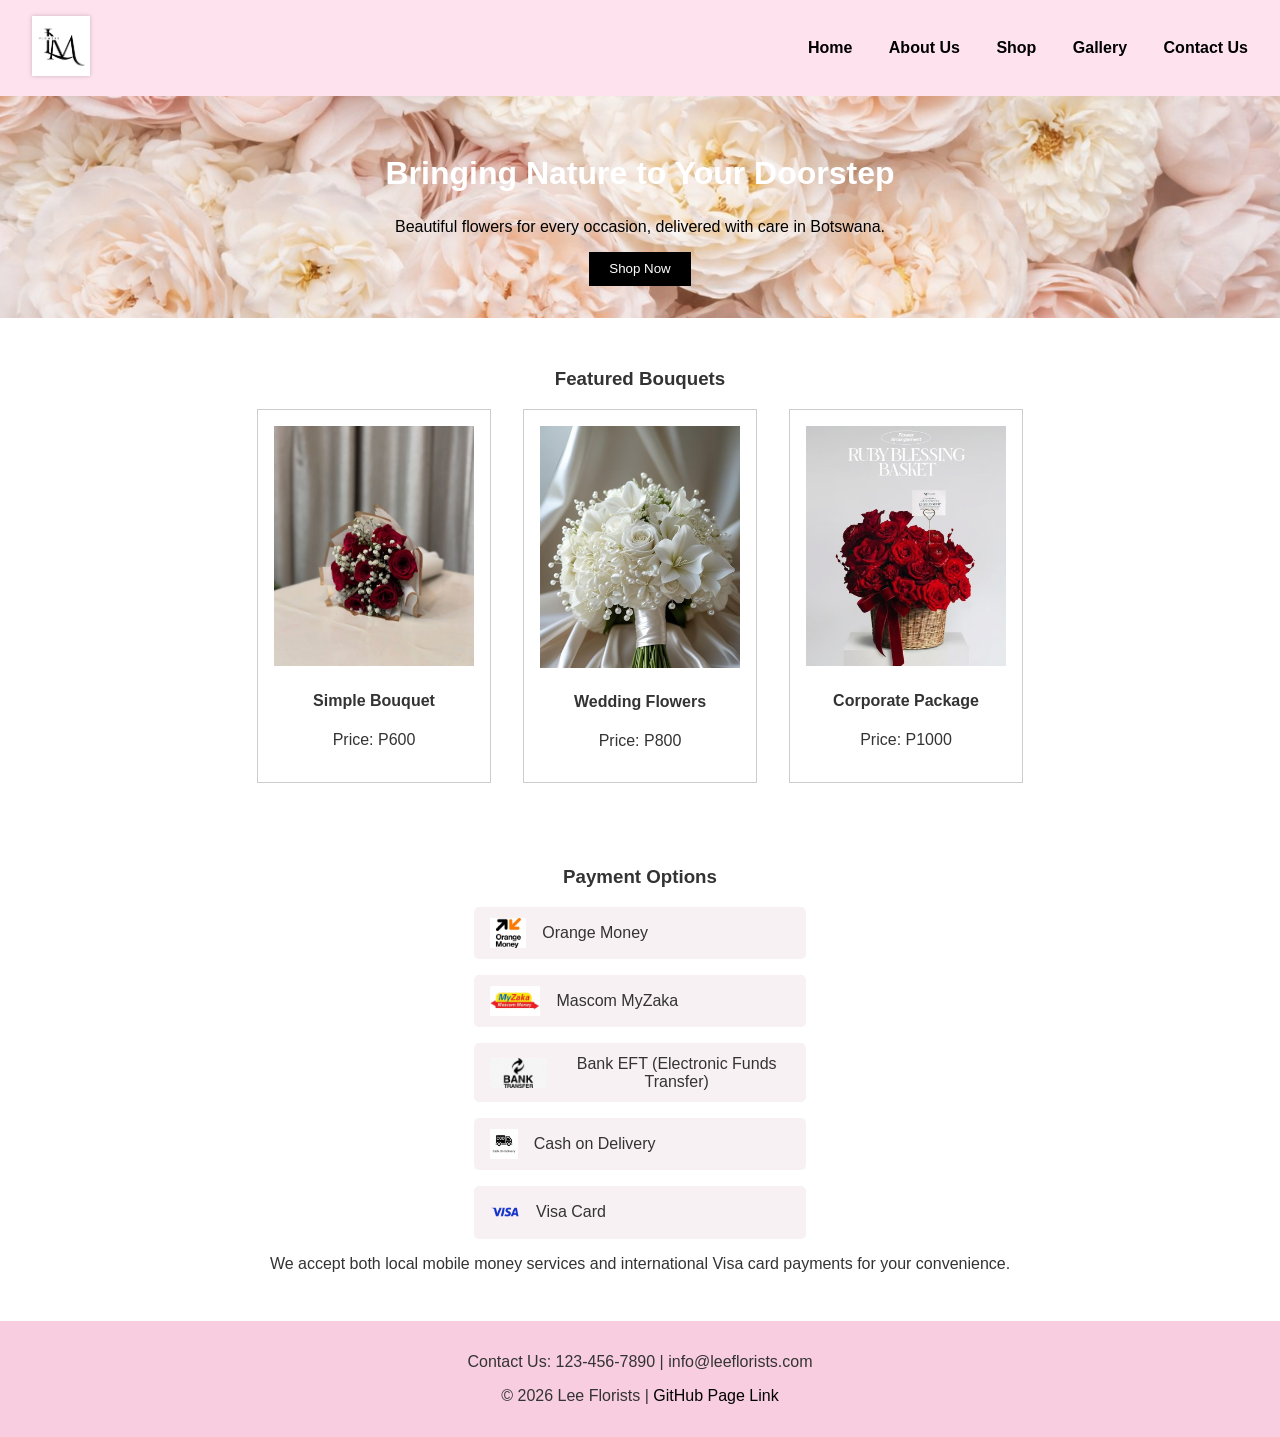
<file: index.html>
<!DOCTYPE html>
<html lang="en">
<head>
  <meta charset="UTF-8" />
  <meta name="viewport" content="width=device-width, initial-scale=1.0" />
  <title>Lee Florists</title>
  <link rel="stylesheet" href="style.css" />
</head>
<body>
  <!-- Header with Logo -->
  <header>
    <div class="logo">
      <img src="logo.lee.jpeg" alt="Lee Florists Logo" />
    </div>
    <nav>
      <a href="index.html">Home</a>
      <a href="about.html">About Us</a>
      <a href="shop.html">Shop</a>
      <a href="gallery.html">Gallery</a>
      <a href="contact.html">Contact Us</a>
  </nav>
  
  </header>

  <!-- Hero Section -->
  <section class="hero">
    <h1>Bringing Nature to Your Doorstep</h1>
   <p>Beautiful flowers for every occasion, delivered with care in Botswana.</p>
    <button>Shop Now</button>
  </section>

  <!-- Featured Bouquets -->
  <section class="featured">
    <h3>Featured Bouquets</h3>
    <div class="products">
      <div class="product">
        <img src="simple-bqt.jpeg" alt="Bouquet" />
        <h4>Simple Bouquet</h4>
        <p>Price: P600</p>
      </div>
      <div class="product">
        <img src="wedding-flowers.jpeg" alt="Wedding Flowers" />
        <h4>Wedding Flowers</h4>
        <p>Price: P800</p>
      </div>
      <div class="product">
        <img src="brose-bqt.jpeg" alt="Corporate Package" />
        <h4>Corporate Package</h4>
        <p>Price: P1000</p>
      </div>
    </div>
  </section>

  <!-- Payment Options -->
  <section class="payments">
    <h3>Payment Options</h3>
    <div class="payment-methods">
      <div class="method">
        <img src="orange-money.png" alt="Orange Money Logo" />
        <span>Orange Money</span>
      </div>
      <div class="method">
        <img src="myzaka.png" alt="Mascom MyZaka Logo" />
        <span>Mascom MyZaka</span>
      </div>
      <div class="method">
        <img src="eft.png" alt="Bank EFT Logo" />
        <span>Bank EFT (Electronic Funds Transfer)</span>
      </div>
      <div class="method">
        <img src="cod.png" alt="Cash on Delivery Logo" />
        <span>Cash on Delivery</span>
      </div>
      <div class="method">
        <img src="visa.png" alt="Visa Logo" />
        <span>Visa Card</span>
      </div>
    </div>
    <p>We accept both local mobile money services and international Visa card payments for your convenience.</p>
  </section>

  <!-- Footer -->
  <footer>
    <p>Contact Us: 123-456-7890 | info@leeflorists.com</p>
    <p>© 2026 Lee Florists | <a href="#">GitHub Page Link</a></p>
  </footer>
  <script src="script.js"></script>
</body>
</html>
</file>
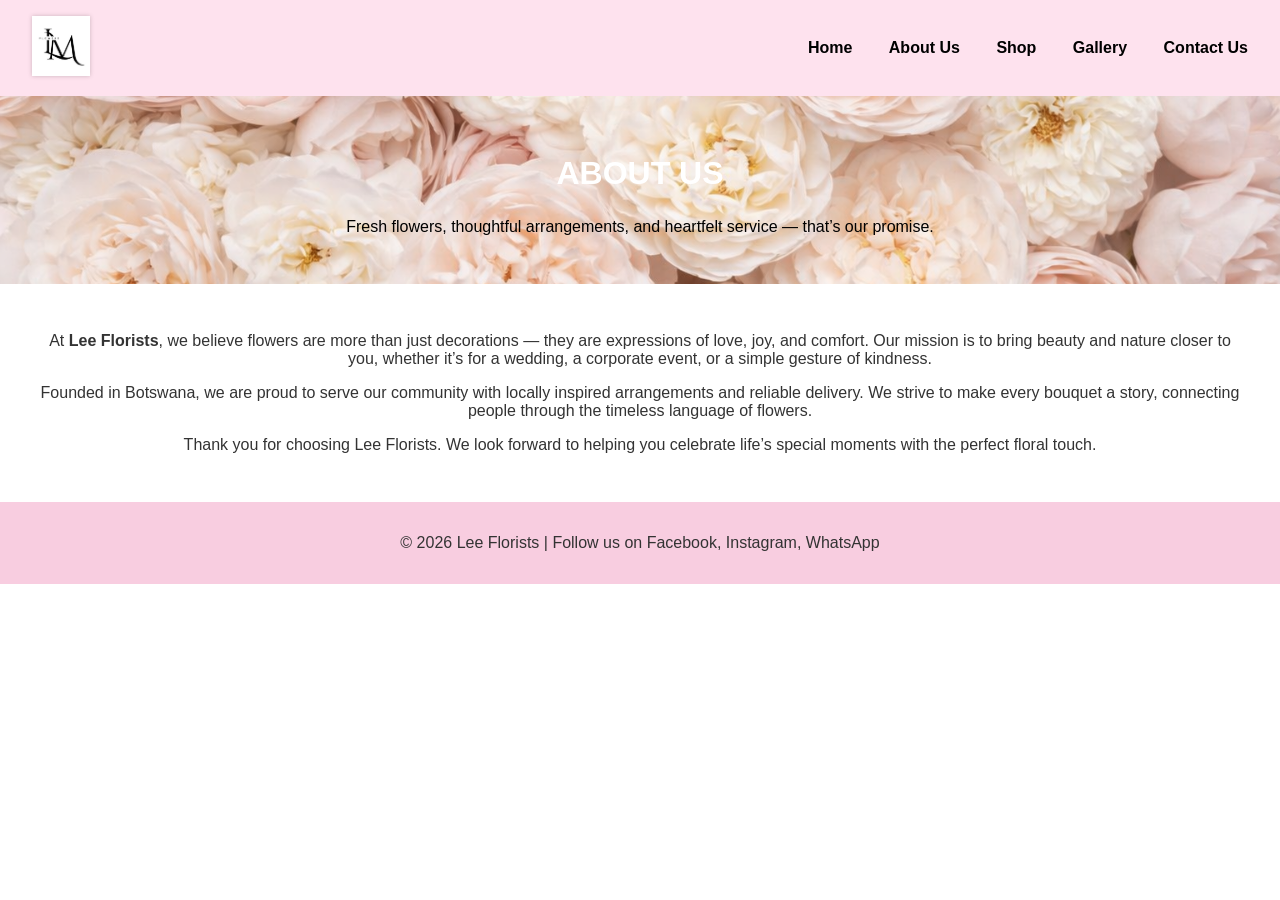
<file: about.html>
<!DOCTYPE html>
<html lang="en">
<head>
  <meta charset="UTF-8">
  <meta name="viewport" content="width=device-width, initial-scale=1.0">
  <title>About Us - Lee Florists</title>
  <link rel="stylesheet" href="style.css">
</head>
<body>
  <!-- Header -->
  <header>
    <div class="logo"><img src="logo.lee.jpeg" alt="Lee Florists Logo"></div>
    <nav>
      <a href="index.html">Home</a>
      <a href="about.html">About Us</a>
      <a href="shop.html">Shop</a>
      <a href="gallery.html">Gallery</a>
      <a href="contact.html">Contact Us</a>
    </nav>
  </header>

  <!-- Slogan Section -->
  <section class="hero">
    <h2>ABOUT US</h2>
    <p>Fresh flowers, thoughtful arrangements, and heartfelt service — that’s our promise.</p>
  </section>

  <!-- About Us Content -->
  <section class="about-container" style="padding:2em; text-align:center;">

    <p>
      At <strong>Lee Florists</strong>, we believe flowers are more than just decorations — 
      they are expressions of love, joy, and comfort. Our mission is to bring beauty and 
      nature closer to you, whether it’s for a wedding, a corporate event, or a simple 
      gesture of kindness.
    </p>
    <p>
      Founded in Botswana, we are proud to serve our community with locally inspired 
      arrangements and reliable delivery. We strive to make every bouquet a story, 
      connecting people through the timeless language of flowers.
    </p>
    <p>
      Thank you for choosing Lee Florists. We look forward to helping you celebrate life’s 
      special moments with the perfect floral touch.
  </section>

 
 
 
 
 
 
 
 
 
 
 
 
 
 
  <!-- Footer -->
  <footer>
    <p>© 2026 Lee Florists | Follow us on Facebook, Instagram, WhatsApp</p>
  </footer>
  <script src="script.js"></script>
</body>
</html>
</file>
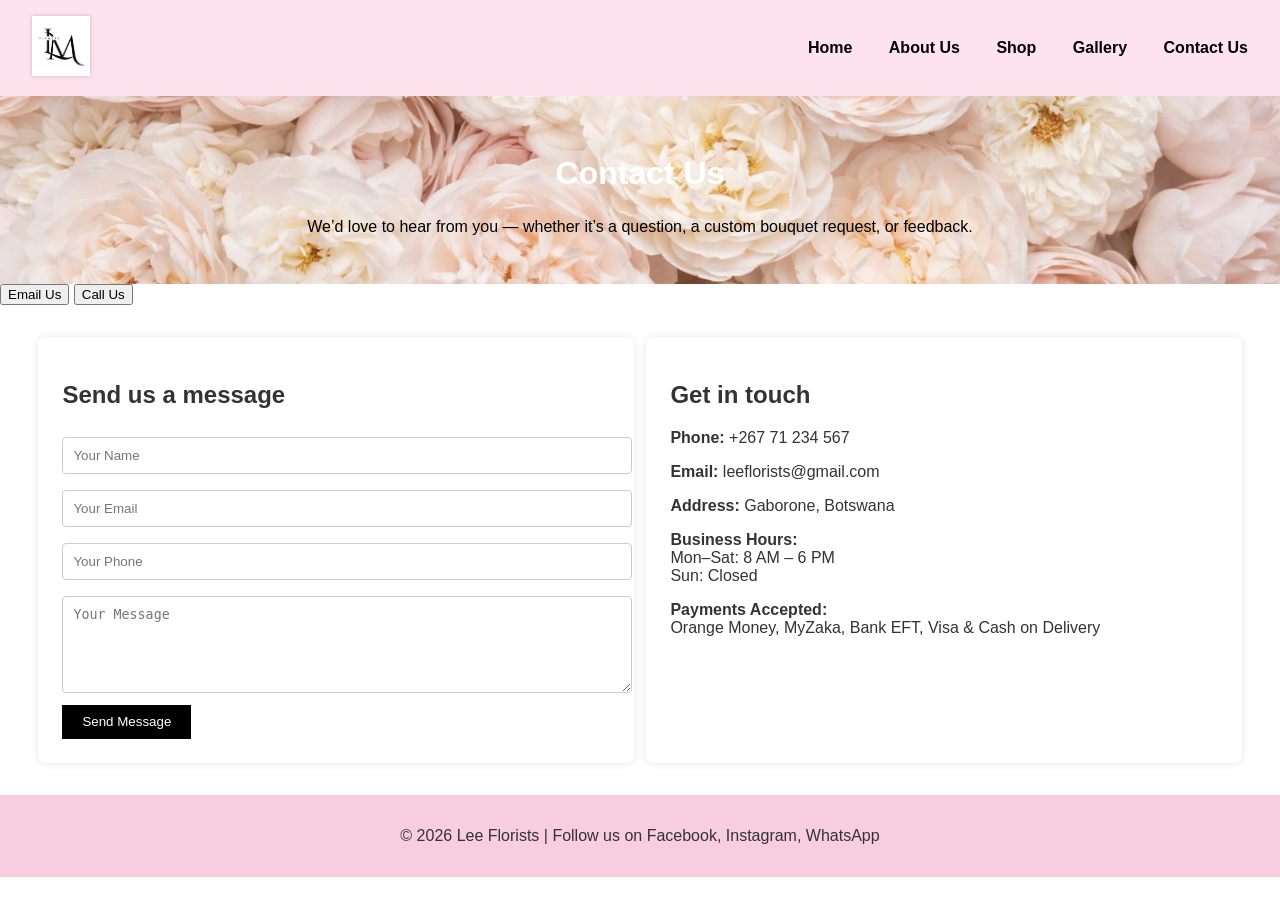
<file: contact.html>
<!DOCTYPE html>
<html lang="en">
<head>
  <meta charset="UTF-8">
  <meta name="viewport" content="width=device-width, initial-scale=1.0">
  <title>Lee Florists - Contact Us</title>
   <link rel="stylesheet" href="style.css" />
</head>
<body>

  <header>
    <div class="logo"><img src="logo.lee.jpeg" alt="Lee Florists Logo"></div>
    <nav>
      <a href="index.html">Home</a>
      <a href="about.html">About Us</a>
      <a href="shop.html">Shop</a>
      <a href="gallery.html">Gallery</a>
      <a href="contact.html">Contact Us</a>
    </nav>
  </header>

  <section class="hero">
    <h1>Contact Us</h1>
    <p>We’d love to hear from you — whether it’s a question, a custom bouquet request, or feedback.</p>
  </section>

  <section class="connect">
    <button>Email Us</button>
    <button>Call Us</button>
  </section>

  <section class="contact-container">
    <!-- Contact Form -->
    <div class="contact-form">
      <h2>Send us a message</h2>
      <form action="#" method="post">
        <input type="text" name="username" placeholder="Your Name" required>
        <input type="email" name="email" placeholder="Your Email" required>
        <input type="tel" name="phone" placeholder="Your Phone">
        <textarea name="message" rows="5" placeholder="Your Message" required></textarea>
        <button type="submit">Send Message</button>
      </form>
    </div>

    <!-- Contact Information -->
    <div class="contact-info">
      <h2>Get in touch</h2>
      <p><strong>Phone:</strong> +267 71 234 567</p>
      <p><strong>Email:</strong> leeflorists@gmail.com</p>
      <p><strong>Address:</strong> Gaborone, Botswana</p>
      <p><strong>Business Hours:</strong><br>
         Mon–Sat: 8 AM – 6 PM<br>
         Sun: Closed</p>
      <p><strong>Payments Accepted:</strong><br>
         Orange Money, MyZaka, Bank EFT, Visa & Cash on Delivery</p>
    </div>
  </section>

  <footer>
    <p>© 2026 Lee Florists | Follow us on Facebook, Instagram, WhatsApp</p>
  </footer>
<script src="script.js"></script>
</body>
</html>
</file>
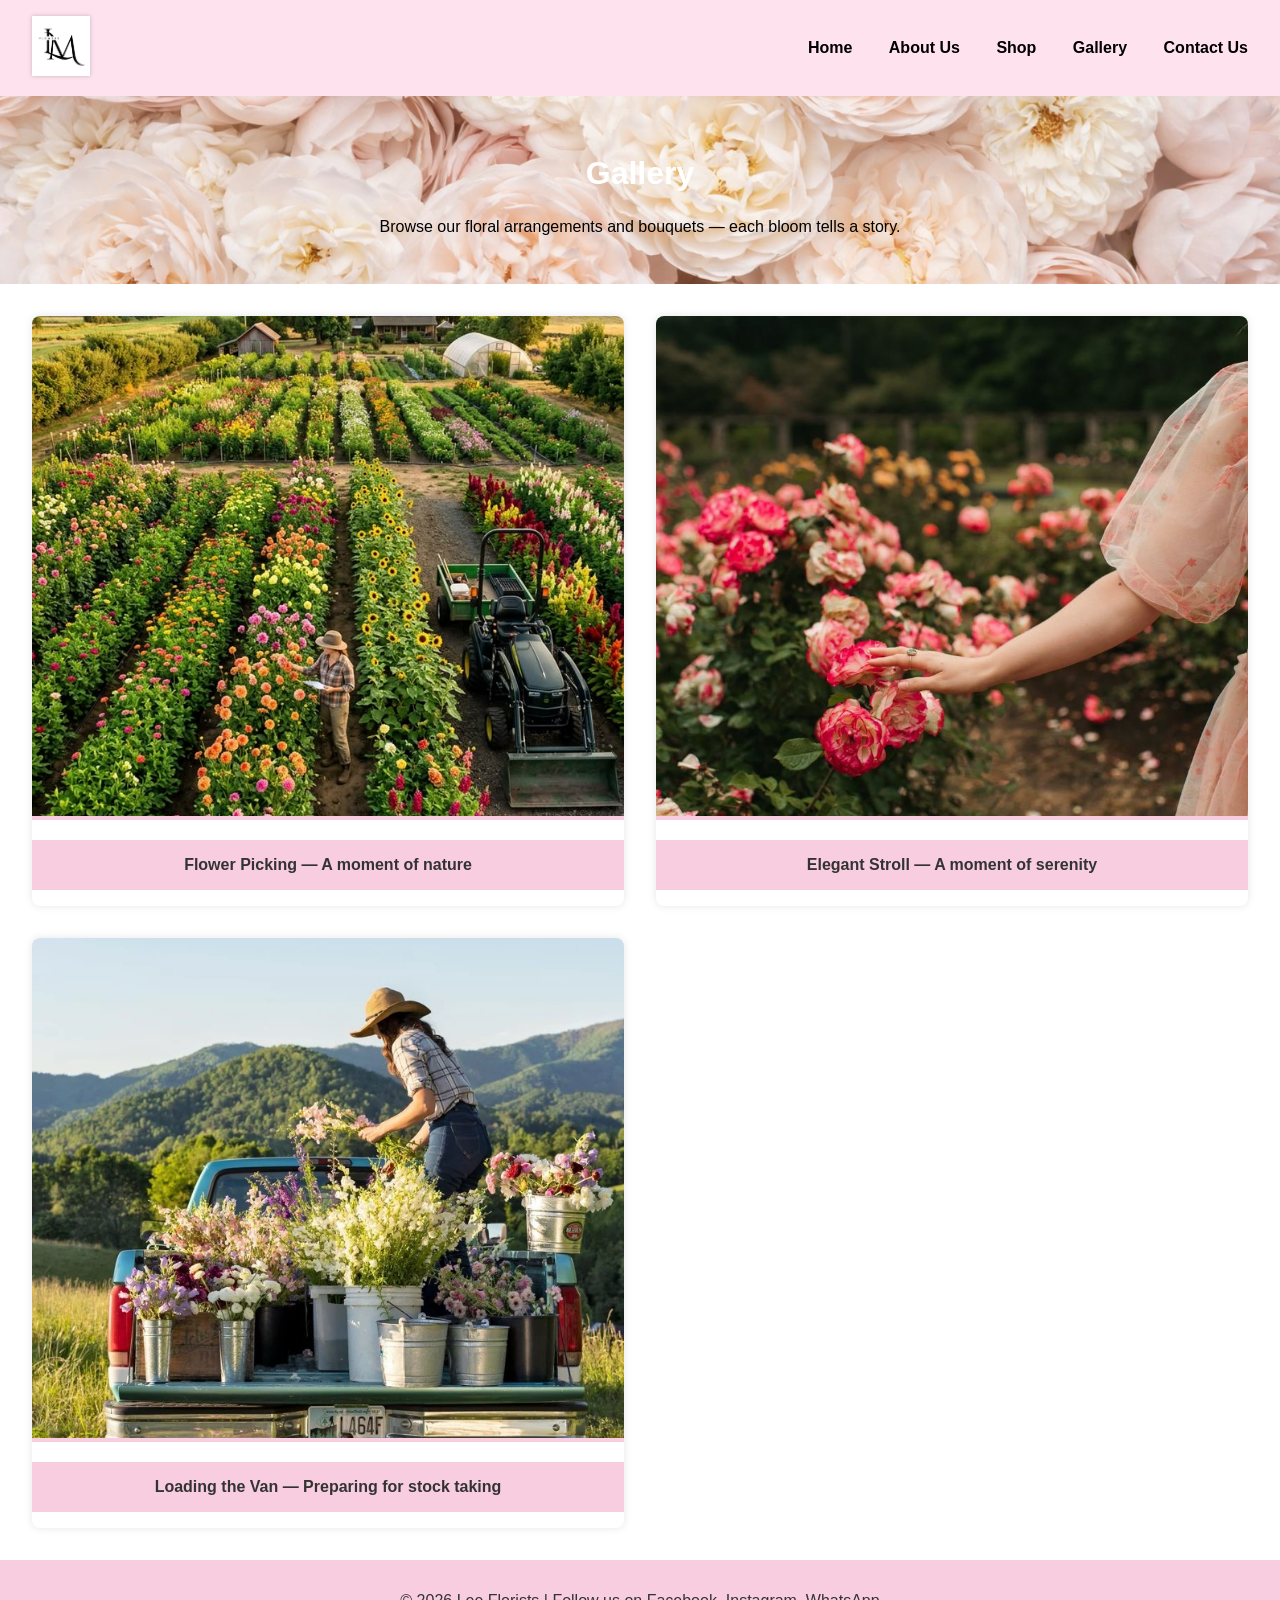
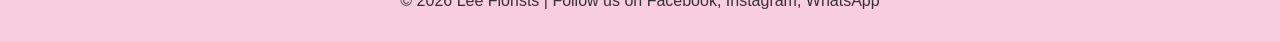
<file: gallery.html>
<!DOCTYPE html>
<html lang="en">
<head>
  <meta charset="UTF-8">
  <meta name="viewport" content="width=device-width, initial-scale=1.0">
  <title>Gallery - Lee Florists</title>
  <link rel="stylesheet" href="style.css">
</head>
<body>
  <!-- Header -->
  <header>
    <div class="logo"><img src="logo.lee.jpeg" alt="Lee Florists Logo"></div>
    <nav>
      <a href="index.html">Home</a>
      <a href="about.html">About Us</a>
      <a href="shop.html">Shop</a>
      <a href="gallery.html">Gallery</a>
      <a href="contact.html">Contact Us</a>
    </nav>
  </header>

  <!-- Hero Section -->
  <section class="hero">
    <h1>Gallery</h1>
    <p>Browse our floral arrangements and bouquets — each bloom tells a story.</p>
  </section>

  <!-- Gallery Grid -->
  <section class="gallery-container">
    <div class="gallery-item">
      <img src="picking.flower.jfif" alt="The Journey of a Flower">
      <p>Flower Picking — A moment of nature</p>
    </div>
    <div class="gallery-item">
      <img src="flower.stroll.jpeg" alt="A stroll through the garden">
      <p>Elegant Stroll — A moment of serenity</p>
    </div>
    <div class="gallery-item">
      <img src="loading.van.jpeg" alt="Loading the Van">
      <p>Loading the Van — Preparing for stock taking</p>
    </div>
  
  </section>

  <!-- Footer -->
  <footer>
    <p>© 2026 Lee Florists | Follow us on Facebook, Instagram, WhatsApp</p>
  </footer>
</body>
</html>
</file>
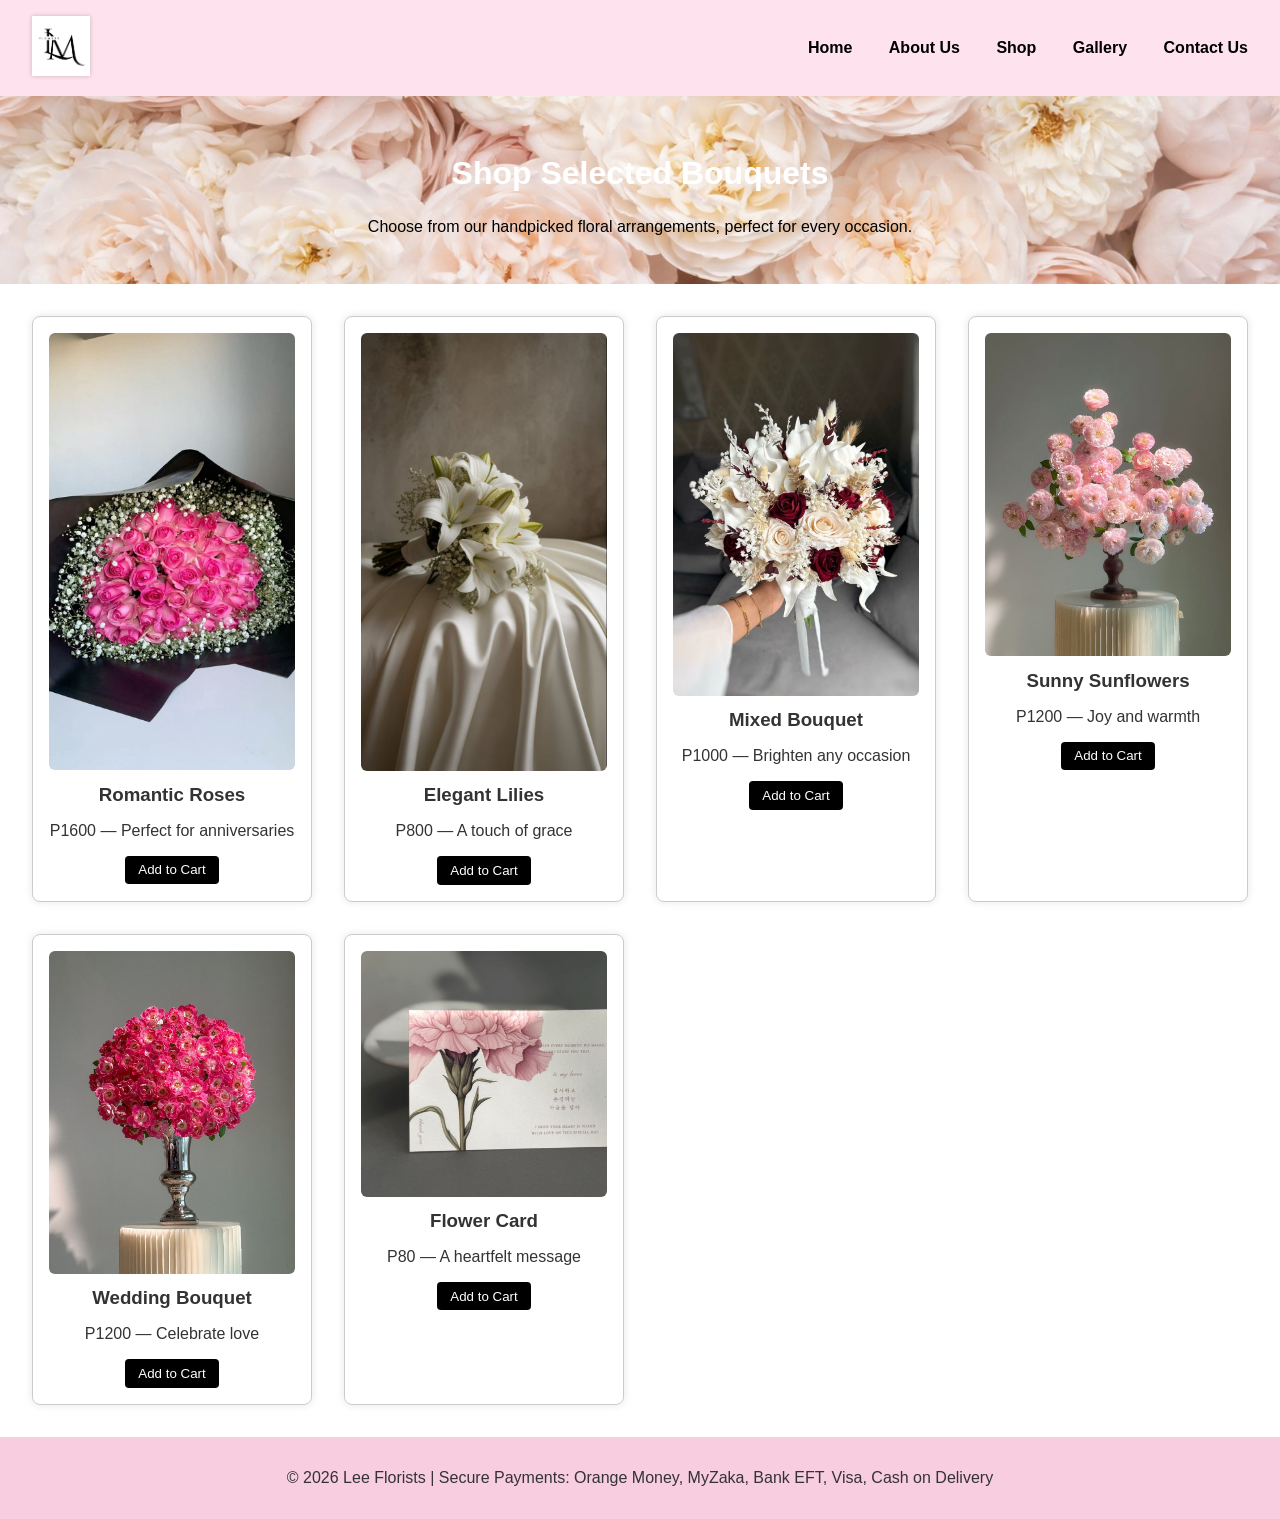
<file: shop.html>
<!DOCTYPE html>
<html lang="en">
<head>
  <meta charset="UTF-8">
  <meta name="viewport" content="width=device-width, initial-scale=1.0">
  <title>Lee Florists - Shop</title>
  <link rel="stylesheet" href="style.css">

</head>
<body>

  <header>
    <div class="logo"><img src="logo.lee.jpeg" alt="Lee Florists Logo"></div>
    <nav>
      <a href="index.html">Home</a>
      <a href="about.html">About Us</a>
      <a href="shop.html">Shop</a>
      <a href="gallery.html">Gallery</a>
      <a href="contact.html">Contact Us</a>
    </nav>
  </header>

  <section class="hero">
    <h1>Shop Selected Bouquets</h1>
    <p>Choose from our handpicked floral arrangements, perfect for every occasion.</p>
  </section>

  <section class="shop-container">
    <div class="product-card">
      <img src="prose-bqt.jpeg" alt="Pink Fairy Roses">
      <h3>Romantic Roses</h3>
      <p>P1600 — Perfect for anniversaries</p>
      <button>Add to Cart</button>
    </div>
    <div class="product-card">
      <img src="lilies-bqt.jpeg" alt="Elegant Lilies">
      <h3>Elegant Lilies</h3>
      <p>P800 — A touch of grace</p>
      <button>Add to Cart</button>
    </div>
    <div class="product-card">
      <img src="mixed-roses.jpeg" alt="Mixed Bouquet">
      <h3>Mixed Bouquet</h3>
      <p>P1000 — Brighten any occasion</p>
      <button>Add to Cart</button>
    </div>
    <div class="product-card">
      <img src="pink-peonies.jpeg" alt="Pink Peonies">
      <h3>Sunny Sunflowers</h3>
      <p>P1200 — Joy and warmth</p>
      <button>Add to Cart</button>
    </div>
    <div class="product-card">
      <img src="pink-carnations.jpeg" alt="Pink Carnations">
      <h3>Wedding Bouquet</h3>
      <p>P1200 — Celebrate love</p>
      <button>Add to Cart</button>
    </div>
    <div class="product-card">
      <img src="flower-card.jpeg" alt="Flower Card">
      <h3>Flower Card</h3>
      <p>P80 — A heartfelt message</p>
      <button>Add to Cart</button>
    </div>
  </section>

  <footer>
    <p>© 2026 Lee Florists | Secure Payments: Orange Money, MyZaka, Bank EFT, Visa, Cash on Delivery</p>
  </footer>
<script src="script.js"></script>
</body>
</html>
</file>
<file: style.css>
body {
  font-family: Arial, sans-serif;
  margin: 0;
  background-color: #fff;
  color: #333;
}

/* Header */
header {
  background-color: #e8e3e5;
  padding: 1em;
  display: flex;
  justify-content: space-between;
  align-items: center;
}

.logo img {
  height: 60px;
  width: auto;
  margin-left: 1em;
  filter: drop-shadow(0 0 2px rgba(0,0,0,0.2));
}

nav a {
  margin: 0 1em none;
  color: black;
  font-weight: bold;
}

/* Hero Section */
.hero {
  background: url("wrose-bg.png") no-repeat center center;
  background-size: cover;
  text-align: center;
  padding: 4em 2em;
  position: relative;
  color: white;
}

.hero h2 {
  color: white;
  font-size: 2em;
}

.hero button {
  background-color: black;
  color: white;
  padding: 0.7em 1.5em;
  border: none;
  cursor: pointer;
}

/* Featured Bouquets */
.featured {
  padding: 2em;
  text-align: center;
}

.products {
  display: flex;
  justify-content: center;
  gap: 2em;
  flex-wrap: wrap;
}

.product {
  border: 1px solid #ccc;
  padding: 1em;
  width: 200px;
  background-color: #fff;
}

.product img {
  width: 100%;
  height: auto;
}

.product button {
  background-color: black;
  color: white;
  border: none;
  padding: 0.5em;
  cursor: pointer;
}

/* Payment Section */
.payments {
  padding: 2em;
  background-color: #fff;
  text-align: center;
}

.payment-methods {
  display: flex;
  flex-direction: column;
  align-items: center;
  gap: 1em;
}

.method {
  display: flex;
  align-items: center;
  gap: 1em;
  background-color: #f8f1f4;
  padding: 0.7em 1em;
  border-radius: 5px;
  width: 300px;
  justify-content: flex-start;
}

.method img {
  height: 30px;
  width: auto;
}

/* Footer */
footer {
  background-color: #f8cde0;
  text-align: center;
  padding: 1em;
}

footer a {
  color: black;
  text-decoration: none;
}

/* ---------- General ---------- */
body {
  font-family: Arial, sans-serif;
  margin: 0;
  background-color: #fff;
  color: #333;
}

/* Header */
header {
  background-color: #fee2ee;
  padding: 1em;
  display: flex;
  justify-content: space-between;
  align-items: center;
}

.logo img {
  height: 60px;
  width: auto;
  margin-left: 1em;
  filter: drop-shadow(0 0 2px rgba(0,0,0,0.2));
}

nav a {
  margin: 0 1em;
  text-decoration: none;
  color: black;
  font-weight: bold;
}

/* Hero Section */
.hero {
  background-color: #f8cde0;
  text-align: center;
  padding: 2em;
}

.hero h1, .hero h2 {
  color: white;
  font-size: 2em;
}

.hero p {
  color: black;
  margin-top: 0.5em;
}

.hero button {
  background-color: black;
  color: white;
  padding: 0.7em 1.5em;
  border: none;
  cursor: pointer;
}

/* ---------- Shop Page ---------- */
.shop-container {
  display: grid;
  grid-template-columns: repeat(auto-fit, minmax(220px, 1fr));
  gap: 2em;
  padding: 2em;
}

.product-card {
  border: 1px solid #ccc;
  padding: 1em;
  background-color: #fff;
  text-align: center;
  border-radius: 8px;
  box-shadow: 0 0 8px rgba(0,0,0,0.1);
}

.product-card img {
  width: 100%;
  height: auto;
  border-radius: 6px;
}

.product-card h3 {
  margin: 0.5em 0;
}

.product-card button {
  background-color: black;
  color: white;
  border: none;
  padding: 0.5em 1em;
  cursor: pointer;
  border-radius: 4px;
}

.product-card button:hover {
  background-color: #333;
}

/* ---------- Gallery Page ---------- */
.gallery-container {
  display: grid;
  grid-template-columns: repeat(auto-fit, minmax(400px, 1fr)); /* wider columns */
  gap: 2em;
  padding: 2em;
}

.gallery-item {
  background: #fff;
  border-radius: 8px;
  box-shadow: 0 0 8px rgba(0,0,0,0.1);
  overflow: hidden;
  text-align: center;
}

.gallery-item img {
  width: 100%;
  height: 500px;      
  object-fit: cover;    
  border-bottom: 4px solid #f8cde0; 
}

.gallery-item p {
  padding: 1em;
  background-color: #f8cde0;
  font-weight: bold;
}

/* ---------- Contact Page ---------- */
.contact-container {
  display: flex;
  justify-content: space-around;
  padding: 2em;
  flex-wrap: wrap;
}

.contact-form, .contact-info {
  width: 45%;
  min-width: 300px;
  background: #fff;
  padding: 1.5em;
  border-radius: 8px;
  box-shadow: 0 0 10px rgba(0,0,0,0.1);
}

.contact-form input, .contact-form textarea {
  width: 100%;
  padding: 10px;
  margin: 8px 0;
  border: 1px solid #ccc;
  border-radius: 4px;
}

.contact-form button {
  background-color: black;
  color: white;
  border: none;
  padding: 0.7em 1.5em;
  cursor: pointer;
}

.contact-form button:hover {
  background-color: #333;
}

 Footer 
footer {
  background-color: #f8cde0;
  text-align: center;
  padding: 1em;
}

footer a {
  color: black;
  text-decoration: none;
}
</file>
